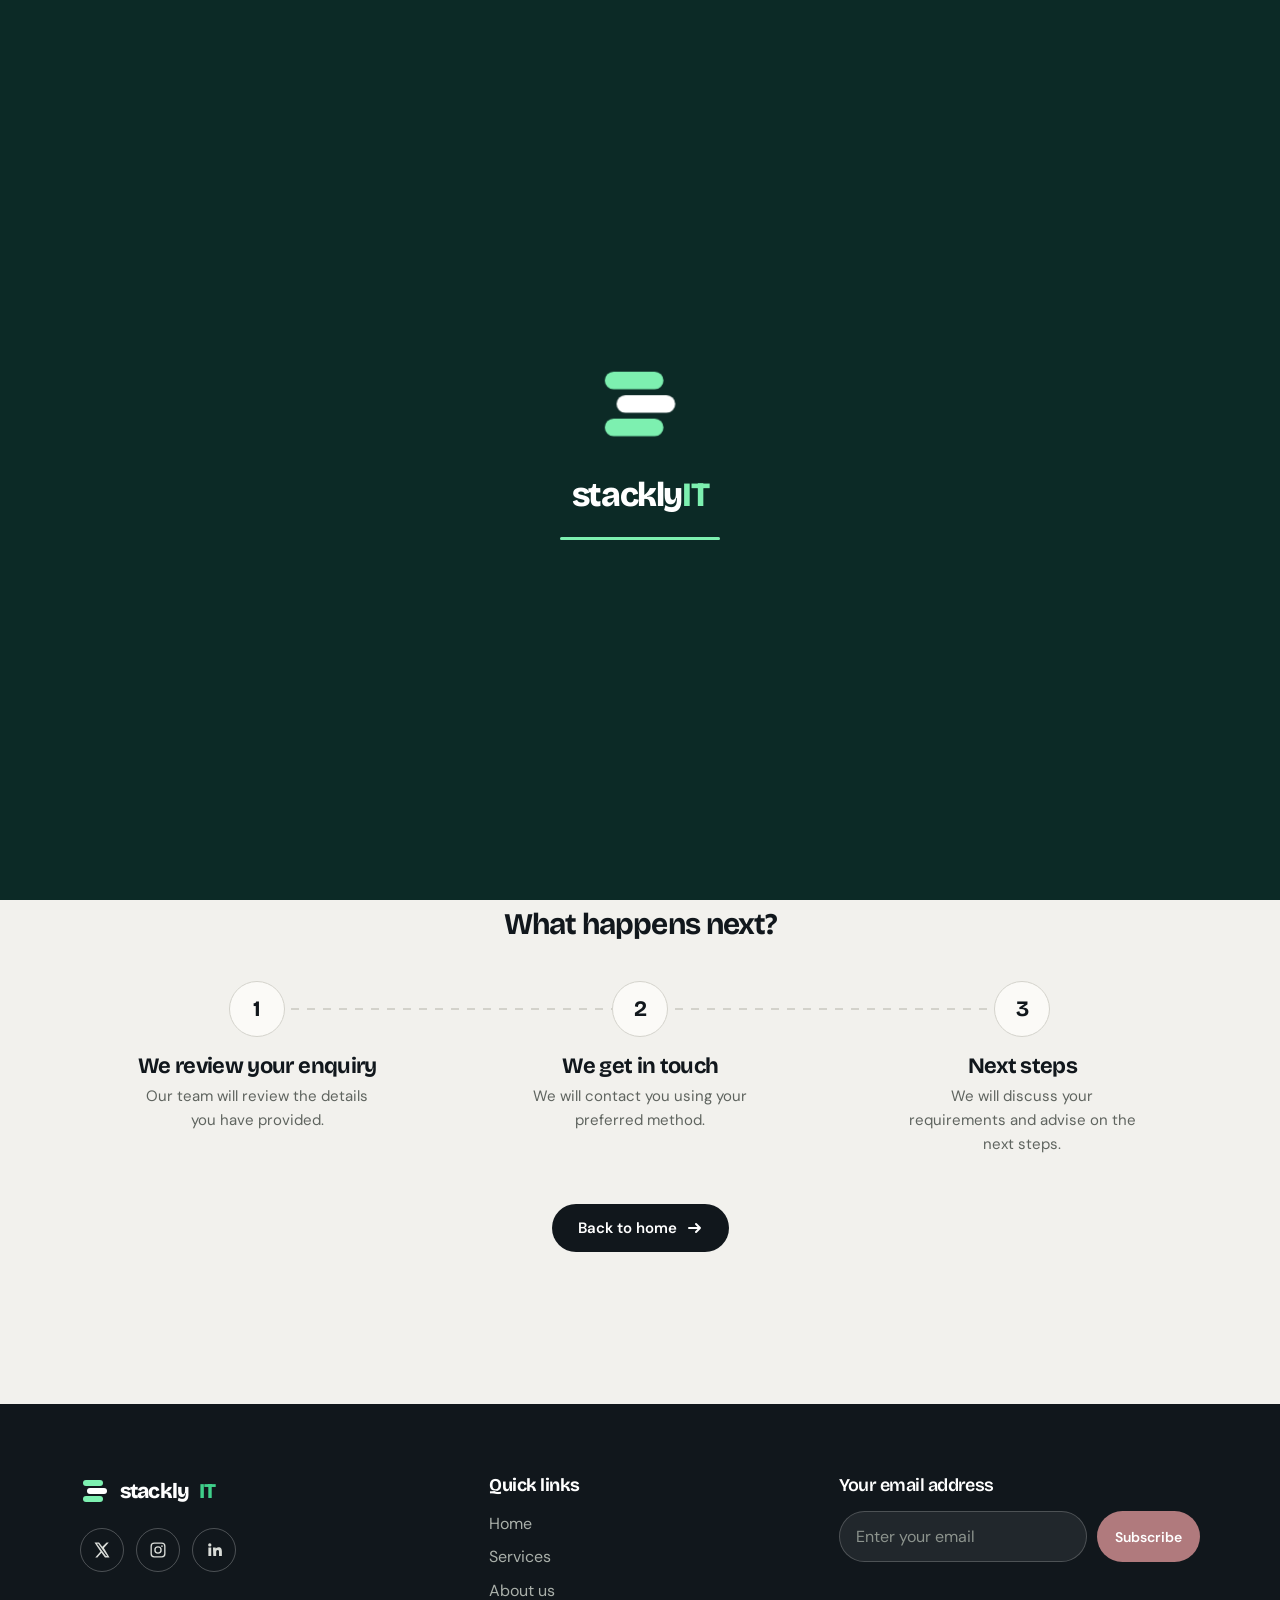
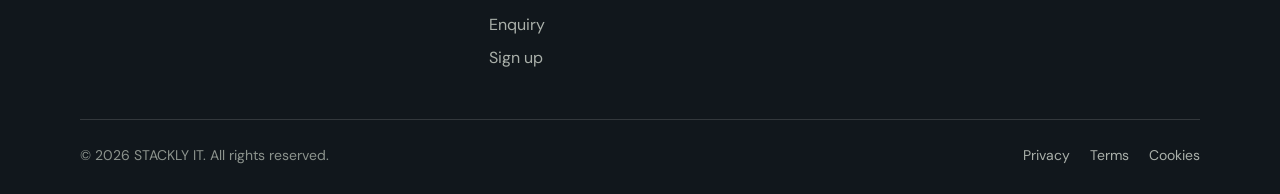
<file: stackly-it-website/stackly/enquiry-confirmation.html>
<!doctype html>
<html lang="en">

<head>
    <meta charset="UTF-8">
    <meta name="viewport" content="width=device-width,initial-scale=1">
    <meta name="theme-color" content="#f2f1ed">
    <title>Enquiry submitted | Stackly IT</title>
    <link rel="icon" type="image/svg+xml" href="logo.svg">
    <link rel="stylesheet" href="styles.css">
    <link rel="stylesheet" href="fx.css">
</head>

<body>
    <header class="site-header">
        <div class="wrap"><a class="brand" href="index.html" aria-label="Stackly IT home"><svg viewBox="0 0 30 30"
                    aria-hidden="true">
                    <rect class="b1" x="3" y="4" width="20" height="6" rx="3" fill="#7df0b0" />
                    <rect class="b2" x="7" y="12" width="20" height="6" rx="3" fill="currentColor" />
                    <rect class="b3" x="3" y="20" width="20" height="6" rx="3" fill="#7df0b0" />
                </svg>stackly<i>IT</i></a>
            <button class="menu-toggle" aria-label="Toggle navigation"
                aria-expanded="false"><span></span><span></span></button>
            <nav class="nav" aria-label="Main navigation"><a href="index.html">Home</a><a
                    href="services.html">Services</a><a href="about.html">About Us</a><a
                    href="enquiry.html">Enquiry</a><a class="btn btn-sm" href="signup.html">Sign up</a></nav>
        </div>
    </header>
    <main>
        <section class="done">
            <div class="wrap">
                <div class="tick" aria-hidden="true">
                    <div class="confetti"></div><svg viewBox="0 0 132 132">
                        <circle class="r" cx="66" cy="66" r="57" />
                        <circle class="c" cx="66" cy="66" r="60" />
                        <path class="k" d="M42 68l17 17 32-36" />
                    </svg>
                </div>
                <h1>Your enquiry has been submitted</h1>
                <p><span id="who"></span>We’ve received your enquiry and our team will be in touch with you shortly.</p>
                <span class="chip" id="chip"></span><br>
                <div class="ticket">
                    <div><small>Your enquiry number</small><strong id="ticket-no">NX-2026-0187</strong></div><button
                        class="copy" type="button">Copy</button>
                </div>
                <div class="urgent"><svg viewBox="0 0 24 24" stroke-linecap="round" stroke-linejoin="round">
                        <path
                            d="M5 4h4l2 5-2.5 1.5a11 11 0 0 0 5 5L15 13l5 2v4a2 2 0 0 1-2 2A16 16 0 0 1 3 6a2 2 0 0 1 2-2z" />
                    </svg>
                    <div><b>Need to speak to someone urgently?</b>
                        <p>Email hello@stackly.example or call +254 700 000 000 and quote your enquiry number.</p>
                    </div>
                </div>
            </div>
        </section>
        <section style="padding-top:40px">
            <div class="wrap">
                <h2 class="next-h">What happens next?</h2>
                <div class="steps draw" data-reveal>
                    <div class="step"><b>1</b>
                        <h3>We review your enquiry</h3>
                        <p>Our team will review the details you have provided.</p>
                    </div>
                    <div class="step"><b>2</b>
                        <h3>We get in touch</h3>
                        <p>We will contact you using your preferred method.</p>
                    </div>
                    <div class="step"><b>3</b>
                        <h3>Next steps</h3>
                        <p>We will discuss your requirements and advise on the next steps.</p>
                    </div>
                </div>
                <p style="text-align:center;margin-top:48px"><a class="btn btn-dark" href="index.html">Back to home <svg
                            viewBox="0 0 16 16" fill="none" stroke="currentColor" stroke-width="2"
                            stroke-linecap="round" stroke-linejoin="round">
                            <path d="M2 8h11M9 4l4 4-4 4" />
                        </svg></a></p>
            </div>
        </section>
    </main>
    <footer>
        <div class="wrap">
            <div class="f-top">
                <div><a class="brand" href="index.html"><svg viewBox="0 0 30 30" aria-hidden="true">
                            <rect class="b1" x="3" y="4" width="20" height="6" rx="3" fill="#7df0b0" />
                            <rect class="b2" x="7" y="12" width="20" height="6" rx="3" fill="currentColor" />
                            <rect class="b3" x="3" y="20" width="20" height="6" rx="3" fill="#7df0b0" />
                        </svg>stackly<i>IT</i></a>
                    <div class="socials"><a href="#" aria-label="X"><svg viewBox="0 0 24 24">
                                <path
                                    d="M18.2 2H21l-6.5 7.4L22 22h-6l-4.7-6.2L5.8 22H3l7-8L2 2h6.1l4.3 5.7zm-1 18h1.6L7 3.7H5.3z" />
                            </svg></a><a href="#" aria-label="Instagram"><svg viewBox="0 0 24 24">
                                <path
                                    d="M12 7a5 5 0 1 0 0 10 5 5 0 0 0 0-10zm0 8.2a3.2 3.2 0 1 1 0-6.4 3.2 3.2 0 0 1 0 6.4zM17.3 5.5a1.2 1.2 0 1 0 0 2.4 1.2 1.2 0 0 0 0-2.4zM7 2h10a5 5 0 0 1 5 5v10a5 5 0 0 1-5 5H7a5 5 0 0 1-5-5V7a5 5 0 0 1 5-5zm0 1.8A3.2 3.2 0 0 0 3.8 7v10A3.2 3.2 0 0 0 7 20.2h10a3.2 3.2 0 0 0 3.2-3.2V7A3.2 3.2 0 0 0 17 3.8z" />
                            </svg></a><a href="#" aria-label="LinkedIn"><svg viewBox="0 0 24 24">
                                <path
                                    d="M4.5 8.5h3.8V20H4.5zM6.4 3a2.2 2.2 0 1 1 0 4.4 2.2 2.2 0 0 1 0-4.4zM10.6 8.5h3.6v1.6c.5-.9 1.8-1.9 3.7-1.9 3.9 0 4.6 2.5 4.6 5.8V20h-3.8v-5.2c0-1.3 0-2.9-1.8-2.9s-2 1.4-2 2.8V20h-3.8z" />
                            </svg></a></div>
                </div>
                <nav aria-label="Quick links">
                    <h3>Quick links</h3>
                    <div class="f-links"><a href="index.html">Home</a><a href="services.html">Services</a><a
                            href="about.html">About us</a><a href="enquiry.html">Enquiry</a><a href="signup.html">Sign
                            up</a></div>
                </nav>
                <form class="sub-form" novalidate>
                    <h3><label for="fe" style="font-size:inherit;margin:0">Your email address</label></h3>
                    <div class="sub"><input id="fe" type="email" placeholder="Enter your email" required><button
                            class="btn btn-sm" type="submit">Subscribe</button></div>
                    <p class="msg" aria-live="polite"></p>
                </form>
            </div>
            <div class="f-bot"><span>© <span id="year">2026</span> STACKLY IT. All rights reserved.</span>
                <div><a href="#">Privacy</a><a href="#">Terms</a><a href="#">Cookies</a></div>
            </div>
        </div>
    </footer>
    <script src="script.js"></script>
    <script src="fx.js"></script>
</body>

</html>
</file>
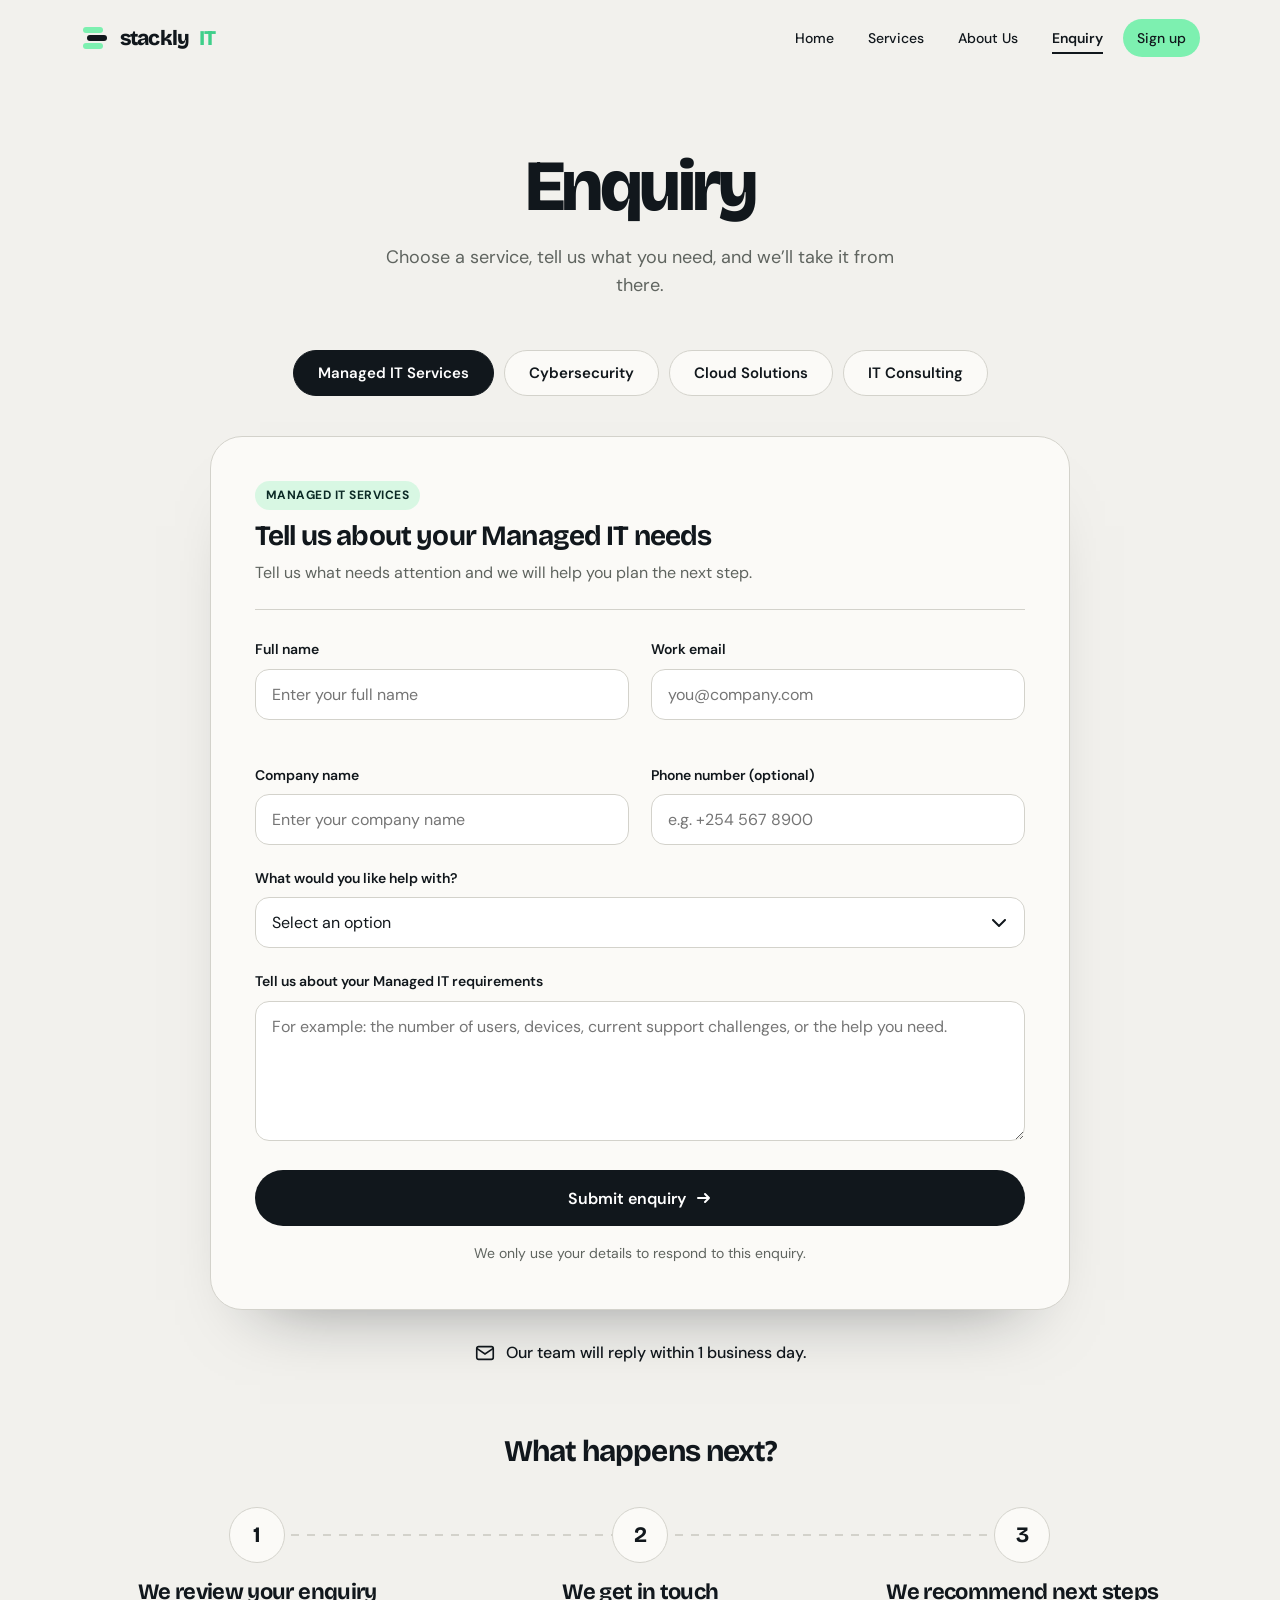
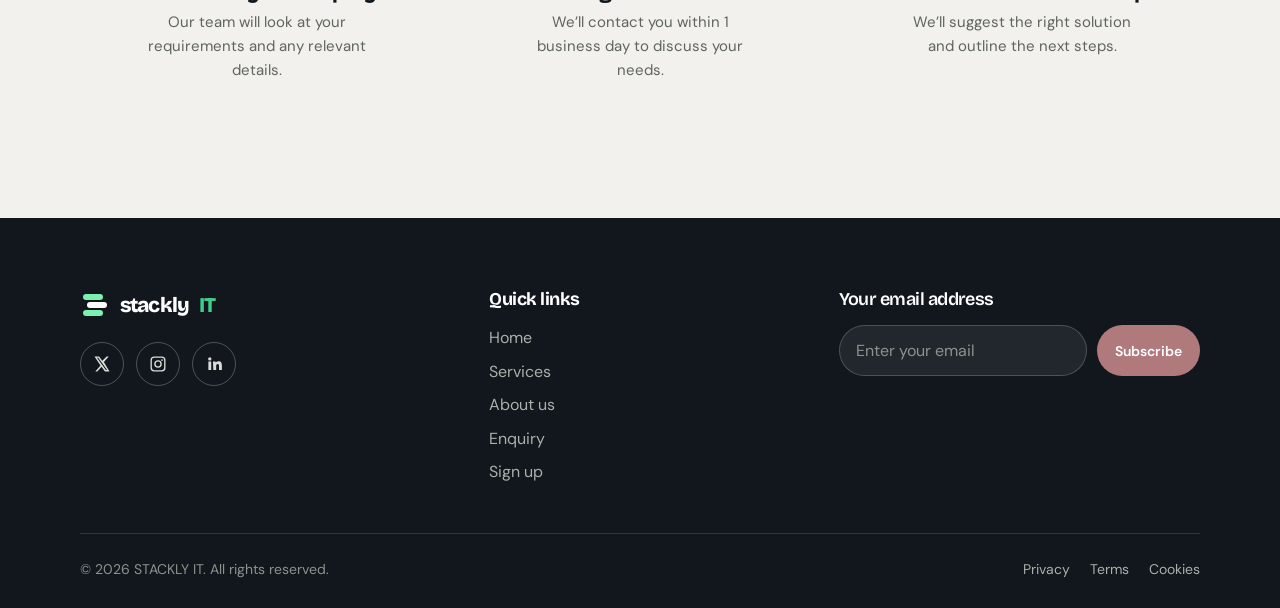
<file: stackly-it-website/stackly/enquiry.html>
<!doctype html><html lang="en"><head><meta charset="UTF-8"><meta name="viewport" content="width=device-width,initial-scale=1"><meta name="theme-color" content="#f2f1ed"><title>Enquiry | Stackly IT</title><link rel="icon" type="image/svg+xml" href="logo.svg"><link rel="stylesheet" href="styles.css"><link rel="stylesheet" href="fx.css"></head><body>
<header class="site-header"><div class="wrap"><a class="brand" href="index.html" aria-label="Stackly IT home"><svg viewBox="0 0 30 30" aria-hidden="true"><rect class="b1" x="3" y="4" width="20" height="6" rx="3" fill="#7df0b0"/><rect class="b2" x="7" y="12" width="20" height="6" rx="3" fill="currentColor"/><rect class="b3" x="3" y="20" width="20" height="6" rx="3" fill="#7df0b0"/></svg>stackly<i>IT</i></a>
<button class="menu-toggle" aria-label="Toggle navigation" aria-expanded="false"><span></span><span></span></button>
<nav class="nav" aria-label="Main navigation"><a href="index.html">Home</a><a href="services.html">Services</a><a href="about.html">About Us</a><a href="enquiry.html" aria-current="page">Enquiry</a><a class="btn btn-sm" href="signup.html">Sign up</a></nav></div></header><main><div class="page-head"><div class="wrap"><h1>Enquiry</h1><p>Choose a service, tell us what you need, and we’ll take it from there.</p></div></div>
<section style="padding-top:10px"><div class="wrap"><div class="tabs" role="group" aria-label="Service"><button type="button" class="tab" data-t="managed" aria-selected="true">Managed IT Services</button><button type="button" class="tab" data-t="cyber" aria-selected="false">Cybersecurity</button><button type="button" class="tab" data-t="cloud" aria-selected="false">Cloud Solutions</button><button type="button" class="tab" data-t="consult" aria-selected="false">IT Consulting</button></div>
<form class="form-card" id="enquiry" novalidate data-reveal><div class="service-form-heading"><span id="service-kicker">Managed IT Services</span><h2 id="service-form-title">Tell us about your Managed IT needs</h2><p id="service-form-copy">Tell us what needs attention and we will help you plan the next step.</p></div>
<div class="grid2"><div class="field "><label for="name">Full name</label><input id="name" name="name" type="text" placeholder="Enter your full name" autocomplete="off"><span class="err">This field is required.</span></div><div class="field "><label for="email">Work email</label><input id="email" name="email" type="email" placeholder="you@company.com" autocomplete="off"><span class="err">Enter a valid email address.</span></div><div class="field "><label for="company">Company name</label><input id="company" name="company" type="text" placeholder="Enter your company name" autocomplete="off"><span class="err">This field is required.</span></div><div class="field"><label for="phone">Phone number (optional)</label><input id="phone" name="phone" type="tel" placeholder="e.g. +254 567 8900"></div></div>
<div class="field service-focus-field"><label for="service-focus" id="service-focus-label">What would you like help with?</label><select id="service-focus" name="focus" required></select><span class="err">Choose the area you need help with.</span></div>
<div class="field"><label for="need" id="need-label">Tell us about your Managed IT requirements</label><textarea id="need" name="need" placeholder="For example: the number of users, devices, current support challenges, or the help you need."></textarea><span class="err">Add a few details so we can help (10 characters or more).</span></div>
<button class="btn btn-dark" type="submit">Submit enquiry <svg viewBox="0 0 16 16" fill="none" stroke="currentColor" stroke-width="2" stroke-linecap="round" stroke-linejoin="round"><path d="M2 8h11M9 4l4 4-4 4"/></svg></button><p class="note">We only use your details to respond to this enquiry.</p></form>
<p class="reply"><svg viewBox="0 0 24 24" fill="none" stroke="currentColor" stroke-width="1.8"><rect x="3" y="5" width="18" height="14" rx="2"/><path d="m3 7 9 6 9-6"/></svg> Our team will reply within 1 business day.</p>
<h2 class="next-h">What happens next?</h2><div class="steps draw" data-reveal><div class="step"><b>1</b><h3>We review your enquiry</h3><p>Our team will look at your requirements and any relevant details.</p></div><div class="step"><b>2</b><h3>We get in touch</h3><p>We’ll contact you within 1 business day to discuss your needs.</p></div><div class="step"><b>3</b><h3>We recommend next steps</h3><p>We’ll suggest the right solution and outline the next steps.</p></div></div></div></section></main><footer><div class="wrap"><div class="f-top"><div><a class="brand" href="index.html"><svg viewBox="0 0 30 30" aria-hidden="true"><rect class="b1" x="3" y="4" width="20" height="6" rx="3" fill="#7df0b0"/><rect class="b2" x="7" y="12" width="20" height="6" rx="3" fill="currentColor"/><rect class="b3" x="3" y="20" width="20" height="6" rx="3" fill="#7df0b0"/></svg>stackly<i>IT</i></a><div class="socials"><a href="#" aria-label="X"><svg viewBox="0 0 24 24"><path d="M18.2 2H21l-6.5 7.4L22 22h-6l-4.7-6.2L5.8 22H3l7-8L2 2h6.1l4.3 5.7zm-1 18h1.6L7 3.7H5.3z"/></svg></a><a href="#" aria-label="Instagram"><svg viewBox="0 0 24 24"><path d="M12 7a5 5 0 1 0 0 10 5 5 0 0 0 0-10zm0 8.2a3.2 3.2 0 1 1 0-6.4 3.2 3.2 0 0 1 0 6.4zM17.3 5.5a1.2 1.2 0 1 0 0 2.4 1.2 1.2 0 0 0 0-2.4zM7 2h10a5 5 0 0 1 5 5v10a5 5 0 0 1-5 5H7a5 5 0 0 1-5-5V7a5 5 0 0 1 5-5zm0 1.8A3.2 3.2 0 0 0 3.8 7v10A3.2 3.2 0 0 0 7 20.2h10a3.2 3.2 0 0 0 3.2-3.2V7A3.2 3.2 0 0 0 17 3.8z"/></svg></a><a href="#" aria-label="LinkedIn"><svg viewBox="0 0 24 24"><path d="M4.5 8.5h3.8V20H4.5zM6.4 3a2.2 2.2 0 1 1 0 4.4 2.2 2.2 0 0 1 0-4.4zM10.6 8.5h3.6v1.6c.5-.9 1.8-1.9 3.7-1.9 3.9 0 4.6 2.5 4.6 5.8V20h-3.8v-5.2c0-1.3 0-2.9-1.8-2.9s-2 1.4-2 2.8V20h-3.8z"/></svg></a></div></div>
<nav aria-label="Quick links"><h3>Quick links</h3><div class="f-links"><a href="index.html">Home</a><a href="services.html">Services</a><a href="about.html">About us</a><a href="enquiry.html">Enquiry</a><a href="signup.html">Sign up</a></div></nav>
<form class="sub-form" novalidate><h3><label for="fe" style="font-size:inherit;margin:0">Your email address</label></h3><div class="sub"><input id="fe" type="email" placeholder="Enter your email" required><button class="btn btn-sm" type="submit">Subscribe</button></div><p class="msg" aria-live="polite"></p></form></div>
<div class="f-bot"><span>© <span id="year">2026</span> STACKLY IT. All rights reserved.</span><div><a href="#">Privacy</a><a href="#">Terms</a><a href="#">Cookies</a></div></div></div></footer><script src="script.js"></script><script src="fx.js"></script></body></html>
</file>
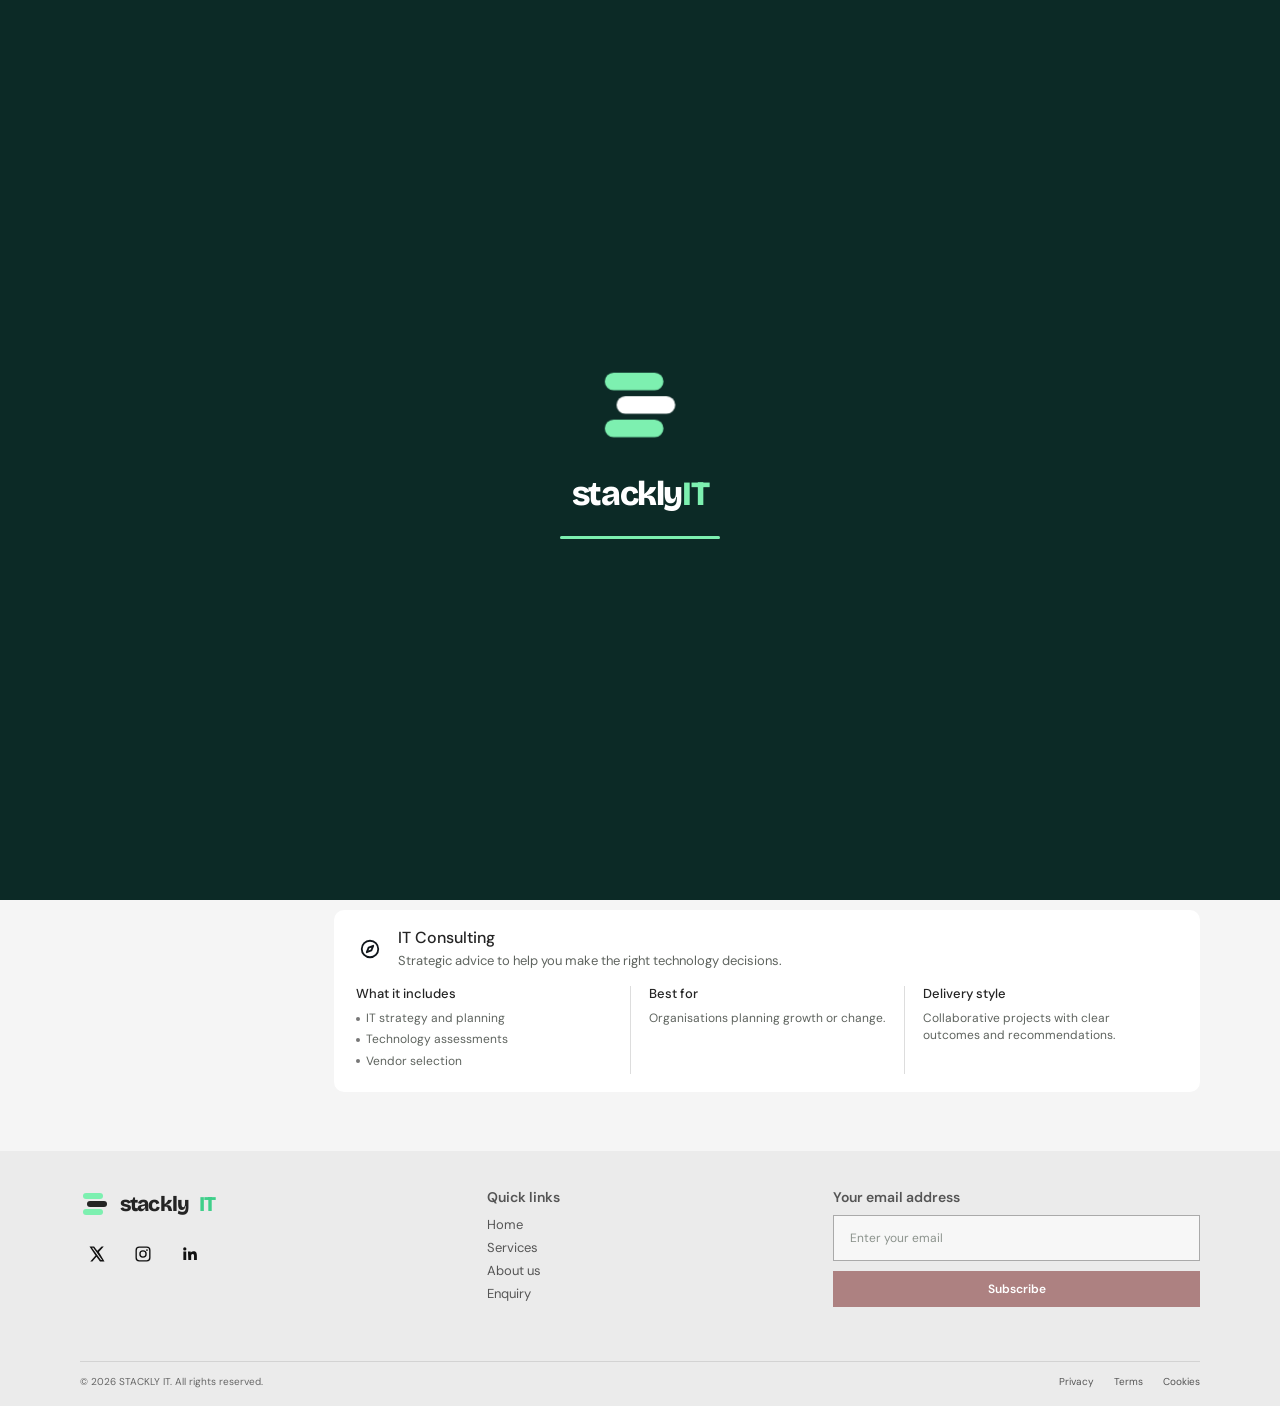
<file: stackly-it-website/stackly/services.html>
<!doctype html>
<html lang="en">

<head>
    <meta charset="UTF-8">
    <meta name="viewport" content="width=device-width,initial-scale=1">
    <meta name="theme-color" content="#f2f1ed">
    <title>Our services | Stackly IT</title>
    <link rel="icon" type="image/svg+xml" href="logo.svg"><link rel="stylesheet" href="styles.css"><link rel="stylesheet" href="fx.css">
</head>

<body class="services-page">
    <header class="site-header">
        <div class="wrap"><a class="brand" href="index.html" aria-label="Stackly IT home"><svg viewBox="0 0 30 30"
                    aria-hidden="true">
                    <rect class="b1" x="3" y="4" width="20" height="6" rx="3" fill="#7df0b0" />
                    <rect class="b2" x="7" y="12" width="20" height="6" rx="3" fill="currentColor" />
                    <rect class="b3" x="3" y="20" width="20" height="6" rx="3" fill="#7df0b0" />
                </svg>stackly<i>IT</i></a>
            <button class="menu-toggle" aria-label="Toggle navigation"
                aria-expanded="false"><span></span><span></span></button>
            <nav class="nav" aria-label="Main navigation"><a href="index.html">Home</a><a href="services.html"
                    aria-current="page">Services</a><a href="about.html">About Us</a><a
                    href="enquiry.html">Enquiry</a><a class="btn btn-sm" href="signup.html">Sign up</a></nav>
        </div>
    </header>
    <main>
        <div class="page-head">
            <div class="wrap">
                <h1>Our services</h1>
                <p>Four ways we keep your technology reliable, secure and ready to grow.</p>
            </div>
        </div>
        <section class="services-layout">
            <div class="wrap services-grid">
                <div class="tabs" role="tablist"><button class="tab" role="tab" data-t="managed"
                        aria-selected="false">Managed IT Services</button><button class="tab" role="tab" data-t="cyber"
                        aria-selected="false">Cybersecurity</button><button class="tab" role="tab" data-t="cloud"
                        aria-selected="false">Cloud Solutions</button><button class="tab" role="tab" data-t="consult"
                        aria-selected="false">IT Consulting</button></div>
                <div class="service-cards">
                    <article class="detail" id="managed">
                        <div class="detail-h"><span class="ico"><svg viewBox="0 0 24 24">
                                    <rect x="3" y="4" width="18" height="12" rx="2" />
                                    <path d="M8 20h8M12 16v4" />
                                </svg></span>
                            <div>
                                <h2>Managed IT Services</h2>
                                <p>Proactive support and management to keep your business running smoothly.</p>
                            </div>
                        </div>
                        <div class="cols">
                            <section>
                                <h3>What it includes</h3>
                                <ul>
                                    <li>24/7 monitoring</li>
                                    <li>Helpdesk support</li>
                                    <li>Patching and updates</li>
                                </ul>
                            </section>
                            <section>
                                <h3>Best for</h3>
                                <p>Businesses seeking reliable day-to-day IT support.</p>
                            </section>
                            <section>
                                <h3>Delivery style</h3>
                                <p>Ongoing managed service with flexible plans.</p>
                            </section>
                        </div>
                        <div class="detail-f"><a class="btn" href="enquiry.html?service=managed">Enquire about Managed
                                IT Services <svg viewBox="0 0 16 16" fill="none" stroke="currentColor" stroke-width="2"
                                    stroke-linecap="round" stroke-linejoin="round">
                                    <path d="M2 8h11M9 4l4 4-4 4" />
                                </svg></a></div>
                    </article>
                    <article class="detail" id="cyber">
                        <div class="detail-h"><span class="ico"><svg viewBox="0 0 24 24">
                                    <path d="M12 3 4 6v6c0 5 3.5 8 8 9 4.5-1 8-4 8-9V6z" />
                                    <path d="m9 12 2 2 4-4" />
                                </svg></span>
                            <div>
                                <h2>Cybersecurity</h2>
                                <p>Protect your people, data and reputation.</p>
                            </div>
                        </div>
                        <div class="cols">
                            <section>
                                <h3>What it includes</h3>
                                <ul>
                                    <li>Threat detection</li>
                                    <li>Vulnerability review</li>
                                    <li>Staff security training</li>
                                </ul>
                            </section>
                            <section>
                                <h3>Best for</h3>
                                <p>Organisations that need stronger security and compliance.</p>
                            </section>
                            <section>
                                <h3>Delivery style</h3>
                                <p>Tailored solutions with expert review and monitoring.</p>
                            </section>
                        </div>
                        <div class="detail-f"><a class="btn" href="enquiry.html?service=cyber">Enquire about
                                Cybersecurity <svg viewBox="0 0 16 16" fill="none" stroke="currentColor"
                                    stroke-width="2" stroke-linecap="round" stroke-linejoin="round">
                                    <path d="M2 8h11M9 4l4 4-4 4" />
                                </svg></a></div>
                    </article>
                    <article class="detail" id="cloud">
                        <div class="detail-h"><span class="ico"><svg viewBox="0 0 24 24">
                                    <path d="M7 18a4 4 0 0 1-.5-8A6 6 0 0 1 18 9a4.5 4.5 0 0 1-.5 9z" />
                                </svg></span>
                            <div>
                                <h2>Cloud Solutions</h2>
                                <p>Flexible, scalable cloud services to enable growth.</p>
                            </div>
                        </div>
                        <div class="cols">
                            <section>
                                <h3>What it includes</h3>
                                <ul>
                                    <li>Cloud migration</li>
                                    <li>Infrastructure management</li>
                                    <li>Backup and recovery</li>
                                </ul>
                            </section>
                            <section>
                                <h3>Best for</h3>
                                <p>Businesses looking to improve agility and reduce costs.</p>
                            </section>
                            <section>
                                <h3>Delivery style</h3>
                                <p>Designed around your needs, from migration to ongoing care.</p>
                            </section>
                        </div>
                        <div class="detail-f"><a class="btn" href="enquiry.html?service=cloud">Enquire about Cloud
                                Solutions <svg viewBox="0 0 16 16" fill="none" stroke="currentColor" stroke-width="2"
                                    stroke-linecap="round" stroke-linejoin="round">
                                    <path d="M2 8h11M9 4l4 4-4 4" />
                                </svg></a></div>
                    </article>
                    <article class="detail" id="consult">
                        <div class="detail-h"><span class="ico"><svg viewBox="0 0 24 24">
                                    <circle cx="12" cy="12" r="9" />
                                    <path d="m15.5 8.5-2 5-5 2 2-5z" />
                                </svg></span>
                            <div>
                                <h2>IT Consulting</h2>
                                <p>Strategic advice to help you make the right technology decisions.</p>
                            </div>
                        </div>
                        <div class="cols">
                            <section>
                                <h3>What it includes</h3>
                                <ul>
                                    <li>IT strategy and planning</li>
                                    <li>Technology assessments</li>
                                    <li>Vendor selection</li>
                                </ul>
                            </section>
                            <section>
                                <h3>Best for</h3>
                                <p>Organisations planning growth or change.</p>
                            </section>
                            <section>
                                <h3>Delivery style</h3>
                                <p>Collaborative projects with clear outcomes and recommendations.</p>
                            </section>
                        </div>
                        <div class="detail-f"><a class="btn" href="enquiry.html?service=consult">Enquire about IT
                                Consulting <svg viewBox="0 0 16 16" fill="none" stroke="currentColor" stroke-width="2"
                                    stroke-linecap="round" stroke-linejoin="round">
                                    <path d="M2 8h11M9 4l4 4-4 4" />
                                </svg></a></div>
                    </article>
                </div>
        </section>
    </main>
    <footer>
        <div class="wrap">
            <div class="f-top">
                <div><a class="brand" href="index.html"><svg viewBox="0 0 30 30" aria-hidden="true">
                            <rect class="b1" x="3" y="4" width="20" height="6" rx="3" fill="#7df0b0" />
                            <rect class="b2" x="7" y="12" width="20" height="6" rx="3" fill="currentColor" />
                            <rect class="b3" x="3" y="20" width="20" height="6" rx="3" fill="#7df0b0" />
                        </svg>stackly<i>IT</i></a>
                    <div class="socials"><a href="#" aria-label="X"><svg viewBox="0 0 24 24">
                                <path
                                    d="M18.2 2H21l-6.5 7.4L22 22h-6l-4.7-6.2L5.8 22H3l7-8L2 2h6.1l4.3 5.7zm-1 18h1.6L7 3.7H5.3z" />
                            </svg></a><a href="#" aria-label="Instagram"><svg viewBox="0 0 24 24">
                                <path
                                    d="M12 7a5 5 0 1 0 0 10 5 5 0 0 0 0-10zm0 8.2a3.2 3.2 0 1 1 0-6.4 3.2 3.2 0 0 1 0 6.4zM17.3 5.5a1.2 1.2 0 1 0 0 2.4 1.2 1.2 0 0 0 0-2.4zM7 2h10a5 5 0 0 1 5 5v10a5 5 0 0 1-5 5H7a5 5 0 0 1-5-5V7a5 5 0 0 1 5-5zm0 1.8A3.2 3.2 0 0 0 3.8 7v10A3.2 3.2 0 0 0 7 20.2h10a3.2 3.2 0 0 0 3.2-3.2V7A3.2 3.2 0 0 0 17 3.8z" />
                            </svg></a><a href="#" aria-label="LinkedIn"><svg viewBox="0 0 24 24">
                                <path
                                    d="M4.5 8.5h3.8V20H4.5zM6.4 3a2.2 2.2 0 1 1 0 4.4 2.2 2.2 0 0 1 0-4.4zM10.6 8.5h3.6v1.6c.5-.9 1.8-1.9 3.7-1.9 3.9 0 4.6 2.5 4.6 5.8V20h-3.8v-5.2c0-1.3 0-2.9-1.8-2.9s-2 1.4-2 2.8V20h-3.8z" />
                            </svg></a></div>
                </div>
                <nav aria-label="Quick links">
                    <h3>Quick links</h3>
                    <div class="f-links"><a href="index.html">Home</a><a href="services.html">Services</a><a
                            href="about.html">About us</a><a href="enquiry.html">Enquiry</a></div>
                </nav>
                <form class="sub-form" novalidate>
                    <h3><label for="fe" style="font-size:inherit;margin:0">Your email address</label></h3>
                    <div class="sub"><input id="fe" type="email" placeholder="Enter your email" required><button
                            class="btn btn-sm" type="submit">Subscribe</button></div>
                    <p class="msg" aria-live="polite"></p>
                </form>
            </div>
            <div class="f-bot"><span>© <span id="year">2026</span> STACKLY IT. All rights reserved.</span>
                <div><a href="#">Privacy</a><a href="#">Terms</a><a href="#">Cookies</a></div>
            </div>
        </div>
    </footer>
    <script src="script.js"></script><script src="fx.js"></script>
</body>

</html>
</file>
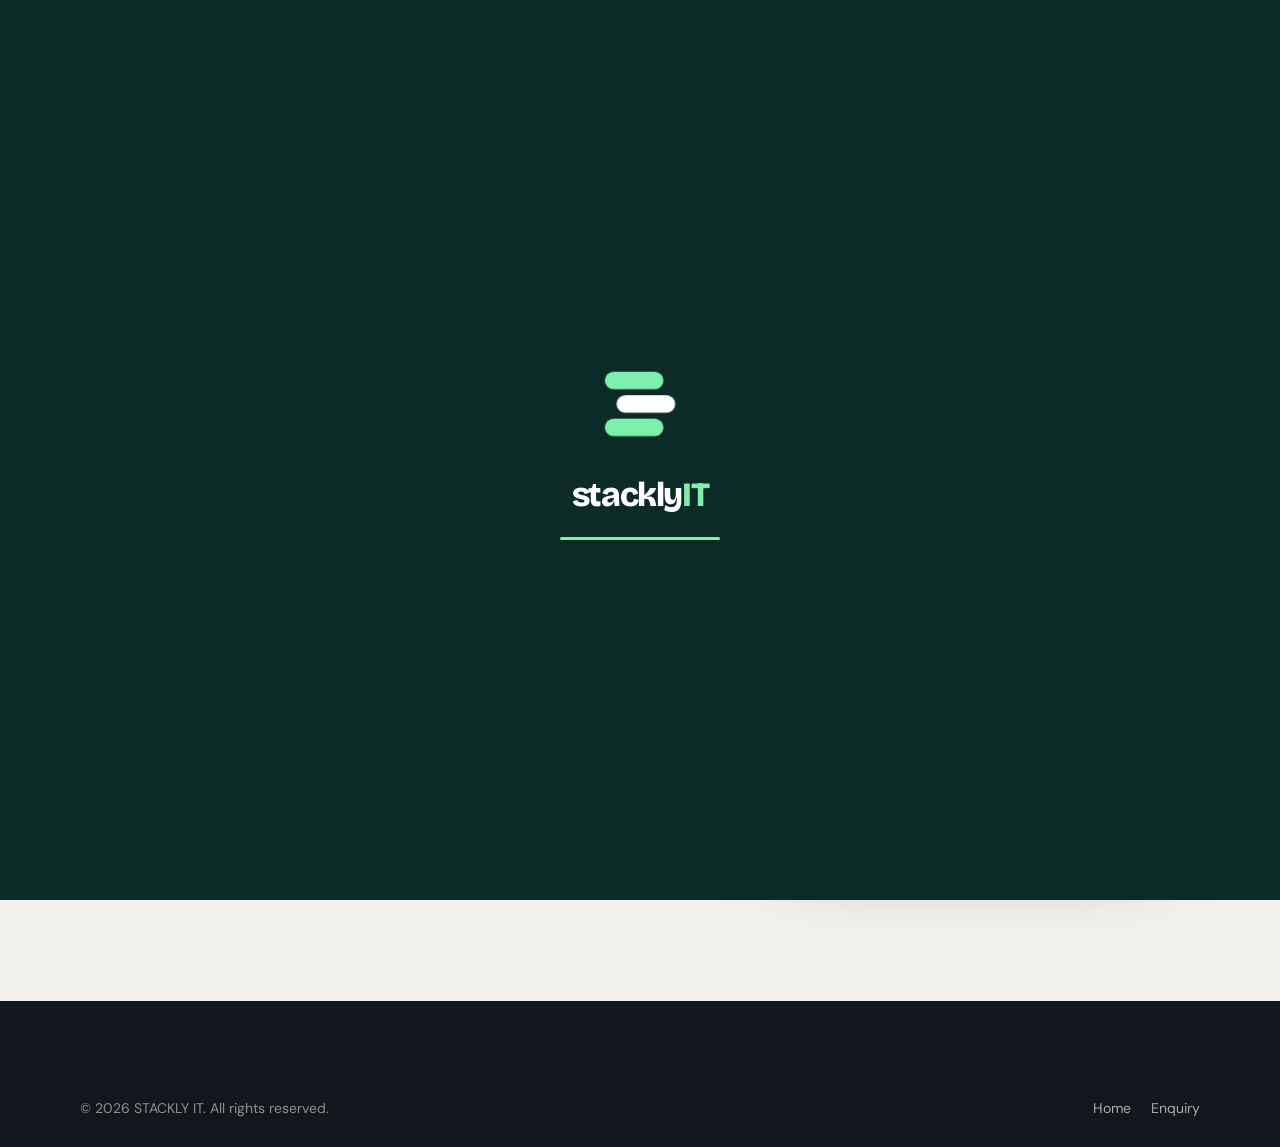
<file: stackly-it-website/stackly/signup.html>
<!doctype html>
<html lang="en"><head><meta charset="UTF-8"><meta name="viewport" content="width=device-width,initial-scale=1"><meta name="theme-color" content="#f2f1ed"><title>Sign up | Stackly IT</title><link rel="icon" type="image/svg+xml" href="logo.svg"><link rel="stylesheet" href="styles.css"><link rel="stylesheet" href="fx.css"></head><body class="signup-page"><header class="site-header"><div class="wrap"><a class="brand" href="index.html" aria-label="Stackly IT home"><svg viewBox="0 0 30 30" aria-hidden="true"><rect class="b1" x="3" y="4" width="20" height="6" rx="3" fill="#7df0b0"/><rect class="b2" x="7" y="12" width="20" height="6" rx="3" fill="currentColor"/><rect class="b3" x="3" y="20" width="20" height="6" rx="3" fill="#7df0b0"/></svg>stackly<i>IT</i></a><button class="menu-toggle" aria-label="Toggle navigation" aria-expanded="false"><span></span><span></span></button><nav class="nav" aria-label="Main navigation"><a href="index.html">Home</a><a href="services.html">Services</a><a href="about.html">About Us</a><a href="enquiry.html">Enquiry</a><a class="btn btn-sm" href="signup.html" aria-current="page">Sign up</a></nav></div></header><main><section class="signup-shell"><div class="wrap signup-grid"><div class="signup-intro" data-reveal><span class="eyebrow">Get started with Stackly IT</span><h1>Set your team up for calmer IT.</h1><p>Create an account to begin a conversation with our specialists and keep your support details in one place.</p><div class="signup-perks"><span>✓ Clear next steps</span><span>✓ A real person follows up</span><span>✓ No obligation</span></div></div><form class="form-card" id="signup" novalidate data-reveal style="--d:.12s"><h2>Create your account</h2><div class="field"><label for="signup-name">Full name</label><input id="signup-name" name="name" type="text" placeholder="Enter your full name" required></div><div class="field"><label for="signup-email">Work email</label><input id="signup-email" name="email" type="email" placeholder="you@company.com" required></div><div class="field"><label for="signup-company">Company name</label><input id="signup-company" name="company" type="text" placeholder="Your company" required></div><div class="field"><label for="signup-password">Create a password</label><input id="signup-password" name="password" type="password" placeholder="At least 8 characters" minlength="8" required></div><button class="btn btn-dark" type="submit">Create account</button><p class="note signup-message" aria-live="polite">By continuing, you agree to be contacted about your account.</p></form></div></section></main><footer><div class="wrap"><div class="f-bot"><span>© <span id="year">2026</span> STACKLY IT. All rights reserved.</span><div><a href="index.html">Home</a><a href="enquiry.html">Enquiry</a></div></div></div></footer><script src="script.js"></script><script src="fx.js"></script></body></html>
</file>
<file: stackly-it-website/stackly/styles.css>
@import url('https://fonts.googleapis.com/css2?family=Bricolage+Grotesque:opsz,wght@12..96,500;12..96,700;12..96,800&family=DM+Sans:wght@400;500;600&display=swap');
:root{--paper:#f2f1ed;--card:#fbfaf7;--ink:#11171c;--deep:#0c2a26;--muted:#5f645f;--line:#d3d2cb;--mint:#7df0b0;--mint-d:#3fcf8a;--rose:#b07a7d;--err:#c2403a;--ease:cubic-bezier(.2,.8,.2,1);--head:'Bricolage Grotesque','DM Sans',system-ui,sans-serif;--body:'DM Sans',system-ui,sans-serif}
*{box-sizing:border-box}html{scroll-behavior:smooth}
body{margin:0;background:var(--paper);color:var(--ink);font:400 16px/1.6 var(--body);-webkit-font-smoothing:antialiased}
a{color:inherit;text-decoration:none}h1,h2,h3{font-family:var(--head);margin:0;letter-spacing:-.03em;line-height:1.05}
:focus-visible{outline:3px solid var(--mint-d);outline-offset:3px;border-radius:4px}
.wrap{width:min(1120px,calc(100% - 48px));margin-inline:auto}
/* header */
.site-header{position:sticky;top:0;z-index:50;background:rgba(242,241,237,.82);backdrop-filter:blur(14px);border-bottom:1px solid transparent;transition:border-color .3s}
.site-header.scrolled{border-color:var(--line)}
.site-header .wrap{height:76px;display:flex;align-items:center;justify-content:space-between}
.brand{display:flex;align-items:center;gap:10px;font:800 21px var(--head);letter-spacing:-.04em}
.brand svg{width:30px;height:30px}.brand i{font-style:normal;color:var(--mint-d)}
.brand .b1,.brand .b2,.brand .b3{transition:transform .4s var(--ease)}
.brand:hover .b1{transform:translateX(3px)}.brand:hover .b3{transform:translateX(-3px)}
.nav{display:flex;align-items:center;gap:6px}
.nav a{position:relative;padding:8px 14px;font-size:14px;font-weight:500}
.nav a:not(.btn)::after{content:'';position:absolute;left:14px;right:14px;bottom:3px;height:2px;background:var(--ink);transform:scaleX(0);transform-origin:left;transition:transform .35s var(--ease)}
.nav a:not(.btn):hover::after,.nav a[aria-current]::after{transform:scaleX(1)}
.nav a[aria-current]{font-weight:600}
.menu-toggle{display:none;width:44px;height:44px;border:0;background:none;cursor:pointer;flex-direction:column;justify-content:center;align-items:center;gap:6px}
.menu-toggle span{width:24px;height:2px;background:var(--ink);transition:transform .3s var(--ease)}
.menu-toggle[aria-expanded=true] span:first-child{transform:translateY(4px) rotate(45deg)}.menu-toggle[aria-expanded=true] span:last-child{transform:translateY(-4px) rotate(-45deg)}
/* buttons */
.btn{position:relative;overflow:hidden;display:inline-flex;align-items:center;justify-content:center;gap:10px;min-height:48px;padding:0 26px;border:0;border-radius:999px;background:var(--mint);color:var(--ink);font:600 15px var(--body);cursor:pointer;transition:transform .3s var(--ease),box-shadow .3s}
.btn svg{width:16px;height:16px;transition:transform .3s var(--ease)}
.btn:hover{transform:translateY(-2px);box-shadow:0 10px 24px -8px rgba(63,207,138,.8)}.btn:hover svg{transform:translateX(4px)}
.btn:active{transform:translateY(0)}
.btn::before{content:'';position:absolute;inset:0;background:linear-gradient(100deg,transparent 30%,rgba(255,255,255,.6) 50%,transparent 70%);transform:translateX(-120%)}
.btn:hover::before{transform:translateX(120%);transition:transform .7s var(--ease)}
.btn-dark{background:var(--ink);color:#fff}.btn-dark:hover{box-shadow:0 10px 24px -8px rgba(17,23,28,.6)}
.btn-sm{min-height:38px;padding:0 18px;font-size:14px}
.btn[disabled]{opacity:.7;pointer-events:none}
/* hero */
.hero{padding:72px 0 88px}
.hero .wrap{display:grid;grid-template-columns:1.1fr .9fr;gap:56px;align-items:center}
.hero h1{font-size:clamp(44px,6.4vw,84px);font-weight:800;letter-spacing:-.05em}
.line{display:block;overflow:hidden;padding-bottom:.08em}.line>span{display:block;transform:translateY(110%);animation:rise 1s var(--ease) forwards;animation-delay:calc(var(--i)*.12s + .15s)}
@keyframes rise{to{transform:none}}
.lead{max-width:460px;color:var(--muted);font-size:18px;margin:26px 0 34px;opacity:0;animation:fade .9s .75s var(--ease) forwards}
.hero-cta{display:flex;gap:14px;flex-wrap:wrap;opacity:0;animation:fade .9s .9s var(--ease) forwards}
@keyframes fade{from{opacity:0;transform:translateY(14px)}to{opacity:1;transform:none}}
.link{display:inline-flex;align-items:center;gap:8px;font-weight:600;min-height:48px;border-bottom:2px solid var(--ink);align-self:center;line-height:1.2;padding:0;min-height:0;padding-bottom:3px}
.panel{background:var(--deep);color:#e8fff3;border-radius:28px;padding:30px;position:relative;box-shadow:0 40px 80px -40px rgba(12,42,38,.7);opacity:0;transform:translateY(30px) rotate(1.5deg);animation:panel 1.1s .4s var(--ease) forwards}
@keyframes panel{to{opacity:1;transform:none}}
.panel-top{display:flex;justify-content:space-between;align-items:center;font-size:14px;color:#9fd9bd}
.live{display:inline-flex;align-items:center;gap:8px}.live::before{content:'';width:9px;height:9px;border-radius:50%;background:var(--mint);box-shadow:0 0 0 0 rgba(125,240,176,.7);animation:pulse 2s infinite}
@keyframes pulse{70%{box-shadow:0 0 0 12px rgba(125,240,176,0)}100%{box-shadow:0 0 0 0 rgba(125,240,176,0)}}
.panel-num{font:800 76px/1 var(--head);letter-spacing:-.05em;margin:22px 0 2px;color:#fff}.panel-sub{color:#9fd9bd;font-size:14px}
.bars{height:150px;display:flex;align-items:flex-end;gap:12px;margin-top:26px;border-bottom:1px solid rgba(255,255,255,.18)}
.bars i{flex:1;height:var(--h);background:rgba(255,255,255,.16);border-radius:8px 8px 0 0;transform:scaleY(0);transform-origin:bottom;animation:grow .9s var(--ease) forwards;animation-delay:calc(var(--n)*.09s + .9s)}
.bars i:last-child{background:var(--mint)}
@keyframes grow{to{transform:none}}
.days{display:flex;gap:12px;margin-top:8px;font-size:12px;color:#7fb89d}.days span{flex:1;text-align:center}
.toast{position:absolute;left:-34px;bottom:46px;background:var(--card);color:var(--ink);border-radius:16px;padding:12px 16px;font-size:13px;font-weight:600;display:flex;gap:10px;align-items:center;box-shadow:0 20px 40px -16px rgba(0,0,0,.4);opacity:0;animation:toast 5s 2.2s var(--ease) infinite}
.toast b{display:grid;place-items:center;width:24px;height:24px;border-radius:50%;background:var(--mint)}
@keyframes toast{0%{opacity:0;transform:translateY(16px)}8%,60%{opacity:1;transform:none}70%,100%{opacity:0;transform:translateY(-10px)}}
/* marquee */
.marquee{background:var(--ink);color:var(--paper);overflow:hidden;padding:20px 0}
.marquee div{display:flex;gap:48px;width:max-content;animation:slide 28s linear infinite;font:700 26px var(--head);letter-spacing:-.02em}
.marquee span{display:inline-flex;align-items:center;gap:48px;white-space:nowrap}.marquee span::after{content:'';width:14px;height:14px;background:var(--mint);border-radius:3px;transform:rotate(45deg)}
@keyframes slide{to{transform:translateX(-50%)}}
/* sections */
section{padding:96px 0}.head{max-width:640px;margin-bottom:56px}.head h2{font-size:clamp(34px,4.4vw,56px);font-weight:800}.head p{color:var(--muted);font-size:18px;margin:18px 0 0}
.features{display:grid;gap:0;border-top:1px solid var(--line)}
.feature{display:grid;grid-template-columns:128px 1fr 1.3fr;gap:32px;align-items:center;padding:22px 0;border-bottom:1px solid var(--line);transition:padding .4s var(--ease),background .4s}
.feature:hover{padding-left:20px;background:linear-gradient(90deg,rgba(125,240,176,.18),transparent 60%)}
.feature-image{width:128px;height:94px;margin:0;position:relative;overflow:hidden;border-radius:18px;background:var(--card);box-shadow:0 16px 28px -22px rgba(12,42,38,.8)}
.feature-image::after{content:'';position:absolute;inset:0;background:linear-gradient(135deg,rgba(12,42,38,.12),transparent 60%);pointer-events:none;transition:background .4s}
.feature-image img{display:block;width:100%;height:100%;object-fit:cover;filter:saturate(.78) contrast(1.05);transition:transform .65s var(--ease),filter .45s var(--ease)}
.image-tag{position:absolute;top:9px;right:9px;display:grid;place-items:center;width:28px;height:28px;border-radius:50%;background:rgba(255,255,255,.9);color:var(--deep);font:700 11px var(--head);backdrop-filter:blur(8px)}
.feature:hover .feature-image img{transform:scale(1.1);filter:saturate(1) contrast(1.05)}.feature:hover .feature-image::after{background:linear-gradient(135deg,rgba(125,240,176,.22),transparent 65%)}
.ico{width:64px;height:64px;border-radius:20px;background:var(--card);display:grid;place-items:center;border:1px solid var(--line);transition:background .4s,transform .5s var(--ease)}
.feature:hover .ico{background:var(--mint);transform:rotate(-8deg) scale(1.06)}
.ico svg{width:30px;height:30px;stroke:var(--ink);fill:none;stroke-width:1.7;stroke-linecap:round;stroke-linejoin:round}
.feature h3{font-size:28px;font-weight:700}.feature p{margin:0;color:var(--muted)}
.dark{background:var(--deep);color:#e8fff3}.dark .head p{color:#9fd9bd}
.steps{display:grid;grid-template-columns:repeat(3,1fr);gap:28px;position:relative}
.steps::before{content:'';position:absolute;top:27px;left:16%;right:16%;height:2px;background:repeating-linear-gradient(90deg,var(--line) 0 8px,transparent 8px 16px)}
.dark .steps::before{background:repeating-linear-gradient(90deg,rgba(255,255,255,.3) 0 8px,transparent 8px 16px)}
.step{text-align:center;position:relative}.step b{width:56px;height:56px;margin:0 auto 18px;border-radius:50%;display:grid;place-items:center;font:700 22px var(--head);background:var(--card);color:var(--ink);border:1px solid var(--line);position:relative;z-index:1;transition:background .4s,transform .5s var(--ease)}
.dark .step b{background:var(--deep);border-color:rgba(255,255,255,.4);color:#fff}
.step:hover b{background:var(--mint);color:var(--ink);transform:scale(1.12)}
.step h3{font-size:22px;margin-bottom:6px}.step p{margin:0 auto;max-width:240px;color:var(--muted);font-size:15px}.dark .step p{color:#9fd9bd}
.cta{background:var(--mint);border-radius:36px;padding:72px 56px;display:flex;justify-content:space-between;align-items:center;gap:32px;flex-wrap:wrap;position:relative;overflow:hidden}
.cta::after{content:'';position:absolute;right:-80px;top:-80px;width:320px;height:320px;border-radius:50%;border:2px solid rgba(17,23,28,.15);box-shadow:0 0 0 50px rgba(17,23,28,.04),0 0 0 110px rgba(17,23,28,.03);animation:spin 14s linear infinite;pointer-events:none}
@keyframes spin{to{transform:rotate(360deg)}}
.cta h2{font-size:clamp(32px,4vw,52px);font-weight:800;max-width:560px}
/* page titles */
.page-head{padding:72px 0 40px;text-align:center}.page-head h1{font-size:clamp(40px,6vw,72px);font-weight:800;letter-spacing:-.05em}
.page-head p{max-width:560px;margin:18px auto 0;color:var(--muted);font-size:18px}
.vm{display:grid;grid-template-columns:1fr 1fr;gap:24px}
.vm article{background:var(--card);border:1px solid var(--line);border-radius:28px;padding:44px;transition:transform .5s var(--ease),box-shadow .5s}
.vm article:hover{transform:translateY(-6px);box-shadow:0 30px 50px -30px rgba(17,23,28,.35)}
.vm h2{font-size:38px;margin-bottom:16px}.vm p{color:var(--muted);margin:0}
.stats{display:grid;grid-template-columns:repeat(6,1fr);gap:18px}
.stat{grid-column:span 2;background:var(--card);border:1px solid var(--line);border-radius:24px;padding:34px 28px;transition:transform .5s var(--ease),background .4s}
.stat:nth-child(4){grid-column:2/4}.stat:nth-child(5){grid-column:4/6}
.stat:hover{transform:translateY(-6px);background:var(--mint)}
.stat strong{display:block;font:800 clamp(44px,5vw,64px)/1 var(--head);letter-spacing:-.05em}.stat span{color:var(--muted);font-size:15px}.stat:hover span{color:var(--ink)}
.closing{text-align:center}.closing h2{font-size:clamp(30px,4vw,48px);font-weight:800;max-width:700px;margin:0 auto 30px}
/* services */
.tabs{display:flex;gap:10px;flex-wrap:wrap;justify-content:center;margin-bottom:40px}
.tab{border:1px solid var(--line);background:var(--card);color:var(--ink);padding:12px 24px;border-radius:999px;font:600 15px var(--body);cursor:pointer;transition:background .3s,color .3s,transform .3s var(--ease),border-color .3s}
.tab:hover{transform:translateY(-2px);border-color:var(--ink)}.tab[aria-selected=true]{background:var(--ink);color:#fff;border-color:var(--ink)}
.detail{display:none;background:var(--card);border:1px solid var(--line);border-radius:32px;padding:48px}
.detail.on{display:block;animation:swap .6s var(--ease)}
@keyframes swap{from{opacity:0;transform:translateY(20px) scale(.985)}to{opacity:1;transform:none}}
.detail-h{display:flex;gap:24px;align-items:center;margin-bottom:36px}.detail-h h2{font-size:38px}.detail-h p{margin:6px 0 0;color:var(--muted)}
.cols{display:grid;grid-template-columns:repeat(3,1fr);gap:20px}
.cols section{padding:26px;background:var(--paper);border-radius:20px}
.cols h3{font-size:18px;margin-bottom:12px}.cols p,.cols li{color:var(--muted);margin:0 0 6px;font-size:15px}.cols ul{margin:0;padding:0;list-style:none}
.cols li{padding-left:24px;position:relative}.cols li::before{content:'';position:absolute;left:0;top:.5em;width:12px;height:7px;border-left:2px solid var(--mint-d);border-bottom:2px solid var(--mint-d);transform:rotate(-45deg)}
.detail-f{margin-top:30px}
/* enquiry */
.form-card{background:var(--card);border:1px solid var(--line);border-radius:32px;padding:44px;max-width:860px;margin:0 auto;box-shadow:0 40px 70px -50px rgba(17,23,28,.5)}
.service-form-heading{padding-bottom:24px;margin-bottom:28px;border-bottom:1px solid var(--line)}.service-form-heading span{display:inline-flex;padding:5px 11px;border-radius:999px;background:rgba(125,240,176,.28);color:var(--deep);font-size:12px;font-weight:700;letter-spacing:.04em;text-transform:uppercase}.service-form-heading h2{font-size:28px;margin:12px 0 8px}.service-form-heading p{max-width:560px;margin:0;color:var(--muted);transition:opacity .2s var(--ease)}
.grid2{display:grid;grid-template-columns:1fr 1fr;gap:22px}.field{margin-bottom:22px}
label{display:block;font-weight:600;font-size:14px;margin-bottom:8px}
input,textarea,select{width:100%;border:1.5px solid var(--line);border-radius:14px;background:#fff;padding:14px 16px;font:400 16px var(--body);color:var(--ink);transition:border-color .25s,box-shadow .25s}
textarea{min-height:140px;resize:vertical}select{appearance:none;background:#fff url("data:image/svg+xml,%3Csvg xmlns=%27http://www.w3.org/2000/svg%27 width=%2714%27 height=%278%27 viewBox=%270 0 14 8%27%3E%3Cpath d=%27m1 1 6 6 6-6%27 fill=%27none%27 stroke=%27%2311171c%27 stroke-width=%272%27 stroke-linecap=%27round%27/%3E%3C/svg%3E") no-repeat right 18px center;padding-right:48px;cursor:pointer}
input:focus,textarea:focus,select:focus{outline:0;border-color:var(--mint-d);box-shadow:0 0 0 4px rgba(125,240,176,.35)}
.field.bad input,.field.bad textarea,.field.bad select{border-color:var(--err);animation:shake .4s}.field.bad .err{display:block}
.err{display:none;color:var(--err);font-size:13px;margin-top:6px}
@keyframes shake{25%{transform:translateX(-6px)}75%{transform:translateX(6px)}}
.note{text-align:center;color:var(--muted);font-size:14px;margin:16px 0 0}
.form-card .btn{width:100%;min-height:56px;font-size:16px}
.reply{display:flex;gap:10px;justify-content:center;align-items:center;margin:30px 0 70px;font-weight:500}.reply svg{width:22px;height:22px}
.next-h{text-align:center;font-size:30px;margin-bottom:40px}
.spin{width:18px;height:18px;border:2px solid rgba(17,23,28,.25);border-top-color:var(--ink);border-radius:50%;animation:spin .7s linear infinite}
/* confirmation */
.done{text-align:center;padding:72px 0 30px}
.tick{width:132px;height:132px;margin:0 auto 34px;position:relative}
.tick svg{width:100%;height:100%;overflow:visible}
.tick .c{fill:var(--mint);transform:scale(0);transform-origin:center;animation:pop .6s .1s var(--ease) forwards}
.tick .r{fill:none;stroke:var(--mint-d);stroke-width:2;stroke-dasharray:360;stroke-dashoffset:360;animation:draw 1s .1s ease forwards}
.tick .k{fill:none;stroke:var(--ink);stroke-width:7;stroke-linecap:round;stroke-linejoin:round;stroke-dasharray:70;stroke-dashoffset:70;animation:draw .5s .65s ease forwards}
.tick::before,.tick::after{content:'';position:absolute;inset:0;border-radius:50%;border:2px solid var(--mint-d);opacity:0;animation:ring 1.6s .7s ease-out 2}
.tick::after{animation-delay:1.1s}
@keyframes pop{to{transform:scale(.86)}}@keyframes draw{to{stroke-dashoffset:0}}@keyframes ring{from{opacity:.8;transform:scale(.9)}to{opacity:0;transform:scale(2)}}
.confetti i{position:absolute;left:50%;top:50%;width:9px;height:9px;border-radius:2px;background:var(--c);opacity:0;animation:burst 1.2s .7s var(--ease) forwards}
@keyframes burst{0%{opacity:1;transform:translate(0,0) rotate(0)}100%{opacity:0;transform:translate(var(--x),var(--y)) rotate(300deg)}}
.done h1{font-size:clamp(36px,5vw,60px);font-weight:800;max-width:700px;margin:0 auto 18px}.done>.wrap>p{max-width:520px;margin:0 auto;color:var(--muted);font-size:18px}
.ticket{display:inline-flex;align-items:center;gap:18px;margin-top:36px;background:var(--card);border:1.5px dashed #a7a89f;border-radius:20px;padding:18px 24px;text-align:left}
.ticket small{display:block;color:var(--muted);font-size:13px}.ticket strong{font:800 28px var(--head);letter-spacing:-.02em}
.copy{border:1px solid var(--line);background:#fff;border-radius:12px;padding:9px 16px;font:600 14px var(--body);cursor:pointer;transition:background .3s}.copy:hover{background:var(--mint)}
.urgent{max-width:560px;margin:50px auto 0;display:flex;gap:16px;align-items:center;background:var(--deep);color:#e8fff3;border-radius:22px;padding:22px 26px;text-align:left}
.urgent svg{width:30px;height:30px;flex:none;stroke:var(--mint);fill:none;stroke-width:1.8}.urgent p{margin:0;font-size:14px;color:#9fd9bd}.urgent b{display:block;color:#fff;font-size:16px}
.chip{display:inline-block;background:var(--mint);padding:4px 14px;border-radius:999px;font-weight:600;font-size:14px;margin-top:14px}
/* footer */
footer{background:var(--ink);color:#d9dcd8;padding:72px 0 28px;margin-top:40px}
.f-top{display:grid;grid-template-columns:1.2fr 1fr 1.2fr;gap:48px;padding-bottom:48px;border-bottom:1px solid rgba(255,255,255,.14)}
footer .brand{color:#fff;margin-bottom:22px}.socials{display:flex;gap:12px}
.socials a{width:44px;height:44px;border-radius:50%;border:1px solid rgba(255,255,255,.25);display:grid;place-items:center;transition:background .3s,color .3s,transform .4s var(--ease)}
.socials a:hover{background:var(--mint);color:var(--ink);transform:translateY(-4px) rotate(8deg)}.socials svg{width:18px;height:18px;fill:currentColor}
footer h3{font-size:18px;color:#fff;margin-bottom:16px}.f-links{display:flex;flex-direction:column;gap:8px}
.f-links a,.f-bot a{color:#aab0aa;transition:color .2s,transform .3s var(--ease);width:fit-content}.f-links a:hover,.f-bot a:hover{color:var(--mint);transform:translateX(4px)}
.sub{display:flex;gap:10px;flex-wrap:wrap}.sub input{flex:1;min-width:180px;background:rgba(255,255,255,.07);border-color:rgba(255,255,255,.2);color:#fff;border-radius:999px}.sub input::placeholder{color:#8c938d}
.sub .btn{background:var(--rose);color:#fff}.sub .btn:hover{box-shadow:0 10px 24px -8px rgba(176,122,125,.8)}
.msg{min-height:20px;font-size:14px;color:var(--mint);margin:10px 0 0}
.f-bot{display:flex;justify-content:space-between;gap:20px;flex-wrap:wrap;padding-top:24px;font-size:14px;color:#8c938d}.f-bot div{display:flex;gap:20px}
/* motion helpers */
[data-reveal]{opacity:0;transform:translateY(28px);transition:opacity .9s var(--ease),transform .9s var(--ease);transition-delay:var(--d,0s)}[data-reveal].in{opacity:1;transform:none}
.draw::before{transform:scaleX(0);transform-origin:left;transition:transform 1.4s .3s var(--ease)}.draw.in::before{transform:scaleX(1)}
.wipe{position:fixed;inset:0;z-index:100;background:var(--deep);pointer-events:none;transform:translateY(100%)}
.wipe.out{animation:wout .7s var(--ease) forwards}.wipe.in{animation:win .5s var(--ease) forwards;pointer-events:all}
@keyframes wout{from{transform:none}to{transform:translateY(-100%)}}@keyframes win{from{transform:translateY(100%)}to{transform:none}}
@media (max-width:860px){
.hero .wrap,.vm,.f-top{grid-template-columns:1fr}.toast{left:12px}
.menu-toggle{display:flex}.nav{position:absolute;top:76px;left:0;right:0;background:var(--paper);flex-direction:column;align-items:stretch;padding:12px 24px 24px;border-bottom:1px solid var(--line);clip-path:inset(0 0 100% 0);transition:clip-path .5s var(--ease)}.nav.open{clip-path:inset(0)}.nav a{padding:14px 4px}.nav a::after{display:none}
.feature{grid-template-columns:96px 1fr;gap:16px 20px}.feature-image{width:96px;height:76px;border-radius:14px}.feature p{grid-column:1/-1}.feature:hover{padding-left:0}
.steps{grid-template-columns:1fr}.steps::before{display:none}.step{display:grid;grid-template-columns:56px 1fr;text-align:left;gap:0 16px}.step b{grid-row:span 2;margin:0}.step p{margin:0;max-width:none}
.stats{grid-template-columns:1fr 1fr}.stat,.stat:nth-child(4),.stat:nth-child(5){grid-column:auto}.stat:last-child{grid-column:1/-1}
.cols,.grid2{grid-template-columns:1fr}.detail,.form-card{padding:28px 22px}.cta{padding:44px 28px}section{padding:64px 0}.detail-h{flex-direction:column;align-items:flex-start}}
@media (prefers-reduced-motion:reduce){*,*::before,*::after{animation-duration:.01ms!important;animation-delay:0s!important;animation-iteration-count:1!important;transition-duration:.01ms!important}.line>span,.lead,.hero-cta,.panel,.bars i,[data-reveal]{opacity:1;transform:none}.tick .r,.tick .k{stroke-dashoffset:0}.tick .c{transform:scale(.86)}.marquee div{animation:none}}

/* Screenshot-inspired services page */
.services-page{--paper:#ebebeb;--card:#fff;--line:#d5d5d5;background:#f5f5f5;color:#242424;font-size:14px}
.services-page .site-header{background:rgba(235,235,235,.94)}
.services-page .site-header .wrap{height:66px}
.services-page .brand{font-size:0;gap:0;width:48px;height:40px;justify-content:center;border:1px solid #bbb;color:transparent;position:relative}
.services-page .brand svg{width:34px;height:34px;opacity:.5}
.services-page .brand i{display:none}
.services-page .nav{gap:20px}
.services-page .nav a{padding:8px 4px;font-size:12px}
.services-page .nav .btn{display:none}
.services-page .page-head{padding:34px 0 22px}
.services-page .page-head h1{font:700 17px/1.2 var(--body);letter-spacing:0;text-transform:uppercase;display:inline-block;border-bottom:1px solid #888;padding-bottom:7px}
.services-page .page-head p{display:none}
.services-layout{padding:28px 0 38px}
.services-grid{display:grid;grid-template-columns:220px minmax(0,1fr);gap:34px;align-items:start}
.service-cards{display:grid;gap:0;min-width:0}
.services-page .tabs{position:static;align-self:start;display:flex;flex-direction:column;align-items:stretch;gap:0;margin:0;background:#fafafa;min-height:480px;padding-top:0}
.services-page .tab{border:0;border-bottom:1px solid #e2e2e2;border-radius:0;background:transparent;text-align:left;color:#555;padding:11px 14px;font:400 13px/1.3 var(--body);position:relative}
.services-page .tab::after{content:'→';position:absolute;right:12px;top:50%;transform:translateY(-50%);color:#555}
.services-page .tab:hover{transform:none;background:#f1f1f1}
.services-page .tab[aria-selected=true]{color:#fff;border-color:transparent}
.services-page .tab[aria-selected=true]::after{color:#fff}
.services-page .tab[data-t="managed"][aria-selected=true]{background:#0c2a26}.services-page .tab[data-t="cyber"][aria-selected=true]{background:#355c7d}.services-page .tab[data-t="cloud"][aria-selected=true]{background:#516b92}.services-page .tab[data-t="consult"][aria-selected=true]{background:#8b6267}
.services-page .detail{display:block;padding:16px 20px;margin:0 0 20px;border:2px solid transparent;border-radius:10px;background:#fff;transition:background .35s var(--ease),border-color .35s var(--ease),box-shadow .35s var(--ease),transform .35s var(--ease);min-height:145px}.services-page .detail.on{animation:servicePanel .42s var(--ease) both;box-shadow:0 16px 28px -24px rgba(12,42,38,.6)}.services-page .detail#managed.on{background:#edfff4;border-color:#7df0b0}.services-page .detail#cyber.on{background:#eef6ff;border-color:#8bb8de}.services-page .detail#cloud.on{background:#f1f3ff;border-color:#9daee8}.services-page .detail#consult.on{background:#fff1f2;border-color:#e0a6ae}@keyframes servicePanel{from{transform:translateY(10px)}to{transform:none}}
.services-page .detail-h{gap:14px;margin-bottom:16px}
.services-page .detail-h .ico{width:28px;height:28px;border:0;border-radius:0;background:transparent;flex:none}
.services-page .detail-h .ico svg{width:22px;height:22px;stroke-width:2}
.services-page .detail-h h2{font:500 16px/1.25 var(--body);letter-spacing:0}
.services-page .detail-h p{font-size:11px;line-height:1.4;margin-top:4px;max-width:440px}
.services-page .cols{grid-template-columns:repeat(3,minmax(0,1fr));gap:0}
.services-page .cols section{padding:0 18px;border-left:1px solid #ddd;border-radius:0;background:transparent}
.services-page .cols section:first-child{padding-left:0;border-left:0}
.services-page .cols h3{font:500 11px/1.3 var(--body);letter-spacing:0;margin-bottom:7px}
.services-page .cols p,.services-page .cols li{font-size:10px;line-height:1.45;margin-bottom:4px}
.services-page .cols li{padding-left:10px}
.services-page .cols li::before{width:4px;height:4px;top:.55em;border:0;border-radius:50%;background:#777;transform:none}
.services-page .detail-f{display:none}
.services-page footer{margin-top:0;background:#ebebeb;color:#555;padding:38px 0 16px}
.services-page .f-top{grid-template-columns:1.2fr 1fr 1.2fr;gap:40px;padding-bottom:24px;border-bottom:0}
.services-page footer .brand{width:120px;height:88px;margin-bottom:18px;color:#555;border:1px solid #aaa;font-size:15px}
.services-page footer .brand svg{display:none}
.services-page footer .brand::after{content:'Logo';font-size:14px;color:#555}
.services-page footer h3{color:#555;font:600 14px/1.2 var(--body);letter-spacing:0;margin-bottom:10px}
.services-page .f-links{gap:2px}
.services-page .f-links a{color:#555;font-size:13px}
.services-page .socials a{width:34px;height:34px;border:0;color:#111}
.services-page .sub-form{align-self:center}
.services-page .sub{flex-direction:column;gap:10px}
.services-page .sub input{min-height:36px;background:#f7f7f7;border:1px solid #aaa;color:#333;border-radius:0;font-size:12px}
.services-page .sub .btn{min-height:36px;border-radius:0;background:#ad8181;font-size:12px}
.services-page .f-bot{border-top:1px solid #d3d3d3;padding-top:12px;font-size:10px;color:#666}
.services-page .f-bot a{color:#555}
@media(max-width:700px){.services-grid{grid-template-columns:1fr;gap:18px}.services-page .tabs{position:static;min-height:0;display:grid;grid-template-columns:1fr 1fr}.services-page .detail,.services-page .detail.on{padding:16px}.services-page .cols{grid-template-columns:1fr;gap:12px}.services-page .cols section,.services-page .cols section:first-child{border-left:0;border-top:1px solid #ddd;padding:10px 0 0}.services-page .cols section:first-child{border-top:0;padding-top:0}.services-page .f-top{grid-template-columns:1fr 1fr;gap:24px}.services-page .sub-form{grid-column:1/-1}}
</file>
<file: stackly-it-website/stackly/fx.css>
/* ===== Stackly FX: real-time animation layer ===== */
.progress {
    position: fixed;
    top: 0;
    left: 0;
    height: 3px;
    width: 100%;
    z-index: 120;
    background: linear-gradient(90deg, var(--mint), var(--mint-d));
    transform: scaleX(0);
    transform-origin: left;
    pointer-events: none
}

.glow {
    position: fixed;
    left: 0;
    top: 0;
    width: 420px;
    height: 420px;
    margin: -210px 0 0 -210px;
    border-radius: 50%;
    background: radial-gradient(circle, rgba(125, 240, 176, .28), transparent 65%);
    pointer-events: none;
    z-index: 0;
    will-change: transform;
    opacity: 0;
    transition: opacity .4s
}

.glow.on {
    opacity: 1
}

main,
footer {
    position: relative;
    z-index: 1
}

.site-header {
    position: sticky;
    top: 0;
    z-index: 110;
    isolation: isolate
}

.hero {
    position: relative;
    overflow: hidden
}

.hero .wrap {
    position: relative;
    z-index: 1
}

#net {
    position: absolute;
    inset: 0;
    width: 100%;
    height: 100%;
    z-index: 0;
    pointer-events: none
}

/* splash loader with logo */
.splash {
    position: fixed;
    inset: 0;
    z-index: 200;
    background: var(--deep);
    display: grid;
    place-items: center;
    transition: opacity .6s .1s, visibility .6s .1s
}

.splash.hide {
    opacity: 0;
    visibility: hidden
}

.splash-in {
    text-align: center;
    color: #fff
}

.splash svg {
    width: 88px;
    height: 88px;
    overflow: visible
}

.splash .s1,
.splash .s2,
.splash .s3 {
    opacity: 0;
    transform: translateY(-30px)
}

.splash .s1 {
    animation: drop .6s .1s var(--ease) forwards
}

.splash .s2 {
    animation: drop .6s .3s var(--ease) forwards
}

.splash .s3 {
    animation: drop .6s .5s var(--ease) forwards
}

@keyframes drop {
    to {
        opacity: 1;
        transform: none
    }
}

.splash b {
    display: block;
    margin-top: 18px;
    font: 800 34px var(--head);
    letter-spacing: -.04em;
    opacity: 0;
    animation: fade .7s .8s var(--ease) forwards
}

.splash b i {
    font-style: normal;
    color: var(--mint)
}

.splash .bar {
    width: 160px;
    height: 3px;
    margin: 22px auto 0;
    background: rgba(255, 255, 255, .15);
    border-radius: 3px;
    overflow: hidden
}

.splash .bar::after {
    content: '';
    display: block;
    height: 100%;
    background: var(--mint);
    transform: translateX(-100%);
    animation: load 1.1s .3s var(--ease) forwards
}

@keyframes load {
    to {
        transform: none
    }
}

/* animated logo (all pages) */
.brand svg {
    overflow: visible
}

.brand .b1 {
    animation: sway 4s ease-in-out infinite
}

.brand .b2 {
    animation: sway 4s -1.3s ease-in-out infinite reverse
}

.brand .b3 {
    animation: sway 4s -2.6s ease-in-out infinite
}

@keyframes sway {
    50% {
        transform: translateX(2.5px)
    }
}

.brand .b1,
.brand .b2,
.brand .b3 {
    transform-box: fill-box
}

/* hero extras */
.hero h1 .line:last-child>span::after {
    content: '';
    display: inline-block;
    width: .09em;
    height: .8em;
    margin-left: .06em;
    background: var(--mint-d);
    vertical-align: -.04em;
    animation: blink 1s steps(2) infinite
}

@keyframes blink {
    50% {
        opacity: 0
    }
}

.panel {
    transition: transform .25s ease-out;
    transform-style: preserve-3d;
    will-change: transform
}

.panel-num {
    font-variant-numeric: tabular-nums
}

.bars i {
    transition: height .8s var(--ease)
}

.feed {
    margin-top: 18px;
    display: grid;
    gap: 8px;
    font-size: 13px;
    color: #9fd9bd;
    min-height: 62px
}

.feed div {
    display: flex;
    gap: 10px;
    align-items: center;
    animation: fade .5s var(--ease)
}

.feed time {
    color: #7fb89d;
    font-variant-numeric: tabular-nums;
    font-size: 12px;
    min-width: 56px
}

.feed i {
    width: 7px;
    height: 7px;
    border-radius: 50%;
    background: var(--mint);
    flex: none
}

.status {
    display: flex;
    flex-wrap: wrap;
    gap: 10px 28px;
    justify-content: center;
    padding: 16px 24px;
    background: var(--card);
    border-bottom: 1px solid var(--line);
    font-size: 13px;
    color: var(--muted);
    font-variant-numeric: tabular-nums
}

.status span {
    display: inline-flex;
    gap: 8px;
    align-items: center
}

.status b {
    color: var(--ink)
}

.status .dot {
    width: 8px;
    height: 8px;
    border-radius: 50%;
    background: var(--mint-d);
    animation: pulse 2s infinite
}

/* hover/3D */
.tilt {
    transition: transform .3s ease-out;
    transform-style: preserve-3d;
    will-change: transform
}

.stat,
.vm article,
.step {
    will-change: transform
}

.btn {
    will-change: transform
}

.float {
    animation: floaty 6s ease-in-out infinite
}

@keyframes floaty {
    50% {
        transform: translateY(-8px)
    }
}

.cta::before {
    content: '';
    position: absolute;
    left: -60px;
    bottom: -60px;
    width: 200px;
    height: 200px;
    border-radius: 50%;
    background: rgba(255, 255, 255, .35);
    animation: floaty 7s ease-in-out infinite;
    pointer-events: none
}

.page-head h1 {
    background: linear-gradient(100deg, var(--ink) 40%, var(--mint-d) 50%, var(--ink) 60%);
    background-size: 250% 100%;
    -webkit-background-clip: text;
    background-clip: text;
    color: transparent;
    animation: shine 5s 1s ease-in-out infinite
}

@keyframes shine {
    from {
        background-position: 100% 0
    }

    to {
        background-position: -100% 0
    }
}

.feature .ico svg {
    transition: transform .5s var(--ease)
}

.feature:hover .ico svg {
    transform: scale(1.1)
}

.feature-image {
    transform: translateZ(0);
    animation: mediaSettle .8s var(--ease) both;
    animation-delay: var(--d, 0s)
}

@keyframes mediaSettle {
    from {
        opacity: 0;
        transform: scale(.92) translateY(12px)
    }

    to {
        opacity: 1;
        transform: translateZ(0)
    }
}

.tab[aria-selected=true] {
    animation: pop2 .4s var(--ease)
}

@keyframes pop2 {
    50% {
        transform: scale(1.06)
    }
}

.service-changing .service-form-heading {
    animation: serviceCopy .42s var(--ease)
}

.service-changing .service-focus-field,
.service-changing #need {
    animation: serviceCopy .48s .04s var(--ease) both
}

@keyframes serviceCopy {
    from {
        opacity: .15;
        transform: translateY(8px)
    }

    to {
        opacity: 1;
        transform: none
    }
}

.transition-brand {
    transform: scale(.78)
}

.transition-brand svg {
    width: 64px;
    height: 64px
}

.transition-brand b {
    font-size: 28px;
    margin-top: 12px;
    opacity: 1;
    animation: none
}

.ripple {
    position: absolute;
    border-radius: 50%;
    background: rgba(255, 255, 255, .55);
    transform: scale(0);
    animation: rip .6s ease-out forwards;
    pointer-events: none
}

@keyframes rip {
    to {
        transform: scale(4);
        opacity: 0
    }
}

/* ===== Services page: real logo (replace placeholder boxes) ===== */
.services-page .brand {
    font-size: 21px;
    gap: 10px;
    width: auto;
    height: auto;
    border: 0;
    color: var(--ink);
    justify-content: flex-start
}

.services-page .brand svg {
    width: 30px;
    height: 30px;
    opacity: 1
}

.services-page .brand i {
    display: inline
}

.services-page footer .brand {
    width: auto;
    height: auto;
    border: 0;
    font-size: 21px;
    color: #242424;
    margin-bottom: 18px
}

.services-page footer .brand svg {
    display: block
}

.services-page footer .brand::after {
    content: none
}

.services-page .page-head h1 {
    font: 800 clamp(34px, 6vw, 56px)/1.05 var(--head);
    text-transform: none;
    border: 0;
    padding: 0;
    letter-spacing: -.04em;
    display: block
}

.services-page .page-head p {
    display: block
}

.services-page .nav .btn {
    display: inline-flex
}

.services-page .nav a {
    font-size: 14px;
    padding: 8px 14px
}

.services-page .nav {
    gap: 6px
}

.services-page .detail {
    transition: transform .4s var(--ease), box-shadow .4s
}

.services-page .detail:hover {
    transform: translateX(6px);
    box-shadow: 0 20px 40px -28px rgba(17, 23, 28, .4)
}

.services-page .cols p,
.services-page .cols li {
    font-size: 12px
}

.services-page .cols h3 {
    font-size: 13px
}

.services-page .detail-h p {
    font-size: 13px
}

.services-page .tab {
    font-size: 14px;
    padding: 14px
}

.services-page .tab[aria-selected=true] {
    background: var(--ink)
}

.services-page .tabs {
    min-height: 0;
    position: sticky;
    top: 96px
}

/* ===== Mobile polish ===== */
@media (max-width:860px) {
    .glow {
        display: none
    }

    .site-header .wrap {
        height: 64px
    }

    .nav {
        top: 64px;
        box-shadow: 0 24px 40px -24px rgba(17, 23, 28, .35)
    }

    .nav .btn {
        margin-top: 8px
    }

    .hero {
        padding: 40px 0 56px
    }

    .hero .wrap {
        gap: 36px
    }

    .panel {
        padding: 22px
    }

    .panel-num {
        font-size: 60px
    }

    .toast {
        position: relative;
        left: auto;
        bottom: auto;
        top: auto;
        margin-top: 16px;
        font-size: 12px;
        width: fit-content;
        max-width: 100%
    }

    .bars {
        height: 110px;
        gap: 8px
    }

    .days {
        gap: 8px;
        font-size: 11px
    }

    .status {
        justify-content: flex-start;
        gap: 8px 18px;
        padding: 14px 20px;
        font-size: 12px
    }

    .wrap {
        width: min(1120px, calc(100% - 36px))
    }

    .head {
        margin-bottom: 36px
    }

    .marquee div {
        font-size: 20px
    }

    .f-bot {
        flex-direction: column
    }

    .services-page .tabs {
        position: static;
        display: grid;
        grid-template-columns: 1fr 1fr;
        gap: 8px;
        background: transparent
    }

    .services-page .tab {
        border: 1px solid var(--line);
        border-radius: 12px;
        background: #fff
    }

    .services-page .tab::after {
        display: none
    }

    .services-page .tab[aria-selected=true] {
        background: var(--ink);
        color: #fff
    }

    .services-grid {
        grid-template-columns: 1fr !important
    }

    .services-page .cols {
        grid-template-columns: 1fr !important
    }

    .services-page .cols section,
    .services-page .cols section:first-child {
        border-left: 0 !important;
        border-top: 1px solid #ddd;
        padding: 12px 0 0 !important
    }

    .services-page .cols section:first-child {
        border-top: 0;
        padding-top: 0 !important
    }

    .services-page .f-top {
        grid-template-columns: 1fr !important
    }

    .ticket {
        flex-wrap: wrap;
        width: 100%;
        justify-content: space-between
    }

    .urgent {
        flex-direction: column;
        text-align: center
    }

    .vm article {
        padding: 28px 24px
    }

    .vm h2 {
        font-size: 30px
    }

    .sub .btn {
        width: 100%
    }
}

@media (max-width:420px) {
    .hero h1 {
        font-size: 42px
    }

    .services-page .tabs {
        grid-template-columns: 1fr
    }

    .stats {
        grid-template-columns: 1fr
    }

    .stat:last-child {
        grid-column: auto
    }

    .btn {
        padding: 0 22px
    }

    .hero-cta {
        gap: 18px
    }
}

@media (hover:none) {

    .tilt,
    .panel {
        transform: none !important
    }
}

@media (prefers-reduced-motion:reduce) {

    .splash,
    .glow,
    #net,
    .progress {
        display: none
    }

    .brand .b1,
    .brand .b2,
    .brand .b3,
    .float,
    .page-head h1 {
        animation: none
    }

    .page-head h1 {
        color: var(--ink)
    }
}

/* About page and sign-up experience */
.page-enter main,
.page-enter footer {
    animation: pageLift .65s var(--ease) both
}

@keyframes pageLift {
    from {
        opacity: 0;
        transform: translateY(18px)
    }

    to {
        opacity: 1;
        transform: none
    }
}

.eyebrow {
    display: inline-flex;
    align-items: center;
    gap: 8px;
    color: var(--mint-d);
    font-size: 13px;
    font-weight: 700;
    letter-spacing: .08em;
    text-transform: uppercase
}

.eyebrow::before {
    content: '';
    width: 24px;
    height: 2px;
    background: currentColor
}

.about-hero {
    padding: 80px 0 96px;
    overflow: hidden
}

.about-hero-grid {
    display: grid;
    grid-template-columns: .9fr 1.1fr;
    gap: 72px;
    align-items: center
}

.about-copy h1,
.signup-intro h1 {
    font-size: clamp(48px, 6vw, 80px);
    font-weight: 800;
    margin: 14px 0 24px
}

.about-copy h1 em {
    color: var(--mint-d);
    font-style: normal
}

.about-copy p,
.signup-intro p {
    max-width: 510px;
    color: var(--muted);
    font-size: 18px;
    margin: 0 0 30px
}

.team-photo {
    min-height: 470px;
    position: relative;
    isolation: isolate
}

.team-photo img {
    width: 100%;
    height: 470px;
    display: block;
    object-fit: cover;
    border-radius: 32px;
    filter: saturate(.85) contrast(1.03);
    box-shadow: 0 35px 70px -36px rgba(12, 42, 38, .7)
}

.team-photo::after {
    content: '';
    position: absolute;
    inset: 0;
    border-radius: 32px;
    background: linear-gradient(135deg, rgba(12, 42, 38, .2), transparent 48%);
    pointer-events: none
}

.photo-badge {
    position: absolute;
    left: -34px;
    bottom: 34px;
    z-index: 2;
    padding: 17px 22px 17px 48px;
    border-radius: 16px;
    background: #fff;
    box-shadow: 0 20px 40px -18px rgba(0, 0, 0, .38);
    animation: floaty 5s ease-in-out infinite
}

.photo-badge span {
    position: absolute;
    left: 18px;
    top: 21px;
    width: 14px;
    height: 14px;
    border-radius: 50%;
    background: var(--mint-d);
    box-shadow: 0 0 0 7px rgba(125, 240, 176, .32)
}

.photo-badge b,
.photo-badge small {
    display: block
}

.photo-badge small {
    color: var(--muted);
    font-size: 12px
}

.orbit {
    position: absolute;
    border: 1px solid rgba(63, 207, 138, .6);
    border-radius: 50%;
    z-index: -1;
    animation: orbit 12s linear infinite
}

.orbit-one {
    width: 145px;
    height: 145px;
    right: -58px;
    top: -55px
}

.orbit-two {
    width: 82px;
    height: 82px;
    left: -38px;
    top: 46px;
    animation-direction: reverse;
    animation-duration: 8s
}

@keyframes orbit {
    to {
        transform: rotate(360deg)
    }
}

.about-story {
    padding: 105px 0
}

.story-grid {
    display: grid;
    grid-template-columns: 1fr 1fr;
    gap: 100px
}

.story-grid h2,
.team-detail h2 {
    font-size: clamp(36px, 4vw, 58px);
    margin-top: 15px
}

.story-copy {
    border-left: 2px solid var(--mint-d);
    padding-left: 30px
}

.story-copy p {
    font-size: 18px;
    color: var(--muted);
    margin: 0 0 18px
}

.values .eyebrow {
    color: var(--mint)
}

.value-grid {
    display: grid;
    grid-template-columns: repeat(3, 1fr);
    gap: 20px
}

.value-grid article {
    padding: 34px;
    border: 1px solid rgba(255, 255, 255, .22);
    border-radius: 22px;
    transition: transform .4s var(--ease), background .4s
}

.value-grid article:hover {
    transform: translateY(-8px);
    background: rgba(125, 240, 176, .1)
}

.value-grid span {
    color: var(--mint);
    font: 700 14px var(--head)
}

.value-grid h3 {
    font-size: 28px;
    margin: 32px 0 12px
}

.value-grid p {
    color: #b7d8c7;
    margin: 0
}

.team-section {
    padding: 110px 0
}

.team-grid {
    display: grid;
    grid-template-columns: 1.1fr .9fr;
    align-items: center;
    gap: 70px
}

.team-card {
    position: relative;
    min-height: 430px;
    border-radius: 28px;
    overflow: hidden
}

.team-card img {
    width: 100%;
    height: 430px;
    object-fit: cover;
    display: block;
    filter: saturate(.76)
}

.team-card div {
    position: absolute;
    left: 24px;
    right: 24px;
    bottom: 24px;
    padding: 22px;
    border-radius: 18px;
    background: rgba(12, 42, 38, .92);
    color: #fff;
    backdrop-filter: blur(12px)
}

.team-card span,
.team-card b {
    display: block
}

.team-card span {
    font-size: 13px;
    color: var(--mint);
    margin-bottom: 4px
}

.team-card b {
    font: 700 25px/1.15 var(--head)
}

.team-detail p {
    color: var(--muted);
    font-size: 17px
}

.team-detail ul {
    padding: 0;
    margin: 26px 0;
    list-style: none
}

.team-detail li {
    padding: 10px 0 10px 30px;
    border-bottom: 1px solid var(--line);
    position: relative;
    font-weight: 600
}

.team-detail li::before {
    content: '✓';
    position: absolute;
    left: 0;
    color: var(--mint-d);
    font-weight: 800
}

.signup-shell {
    min-height: calc(100vh - 76px);
    padding: 100px 0
}

.signup-grid {
    display: grid;
    grid-template-columns: 1fr minmax(360px, .8fr);
    gap: 90px;
    align-items: center
}

.signup-intro {
    position: relative
}

.signup-intro::after {
    content: '';
    position: absolute;
    width: 250px;
    height: 250px;
    border: 36px solid rgba(125, 240, 176, .4);
    border-radius: 50%;
    right: 5%;
    bottom: -120px;
    z-index: -1;
    animation: floaty 8s ease-in-out infinite
}

.signup-perks {
    display: grid;
    gap: 12px;
    font-weight: 600
}

.signup-page .form-card {
    margin: 0
}

.signup-page .form-card h2 {
    font-size: 34px;
    margin-bottom: 28px
}

.signup-message {
    min-height: 42px
}

@media(max-width:860px) {
    .about-hero {
        padding: 54px 0 70px
    }

    .about-hero-grid,
    .story-grid,
    .team-grid,
    .signup-grid {
        grid-template-columns: 1fr;
        gap: 40px
    }

    .team-photo,
    .team-photo img {
        min-height: 330px;
        height: 330px
    }

    .photo-badge {
        left: 14px;
        bottom: 14px
    }

    .about-story,
    .team-section,
    .signup-shell {
        padding: 70px 0
    }

    .value-grid {
        grid-template-columns: 1fr
    }

    .story-copy {
        padding-left: 20px
    }

    .signup-intro::after {
        display: none
    }

    .signup-page .form-card {
        max-width: 100%
    }
}
</file>
